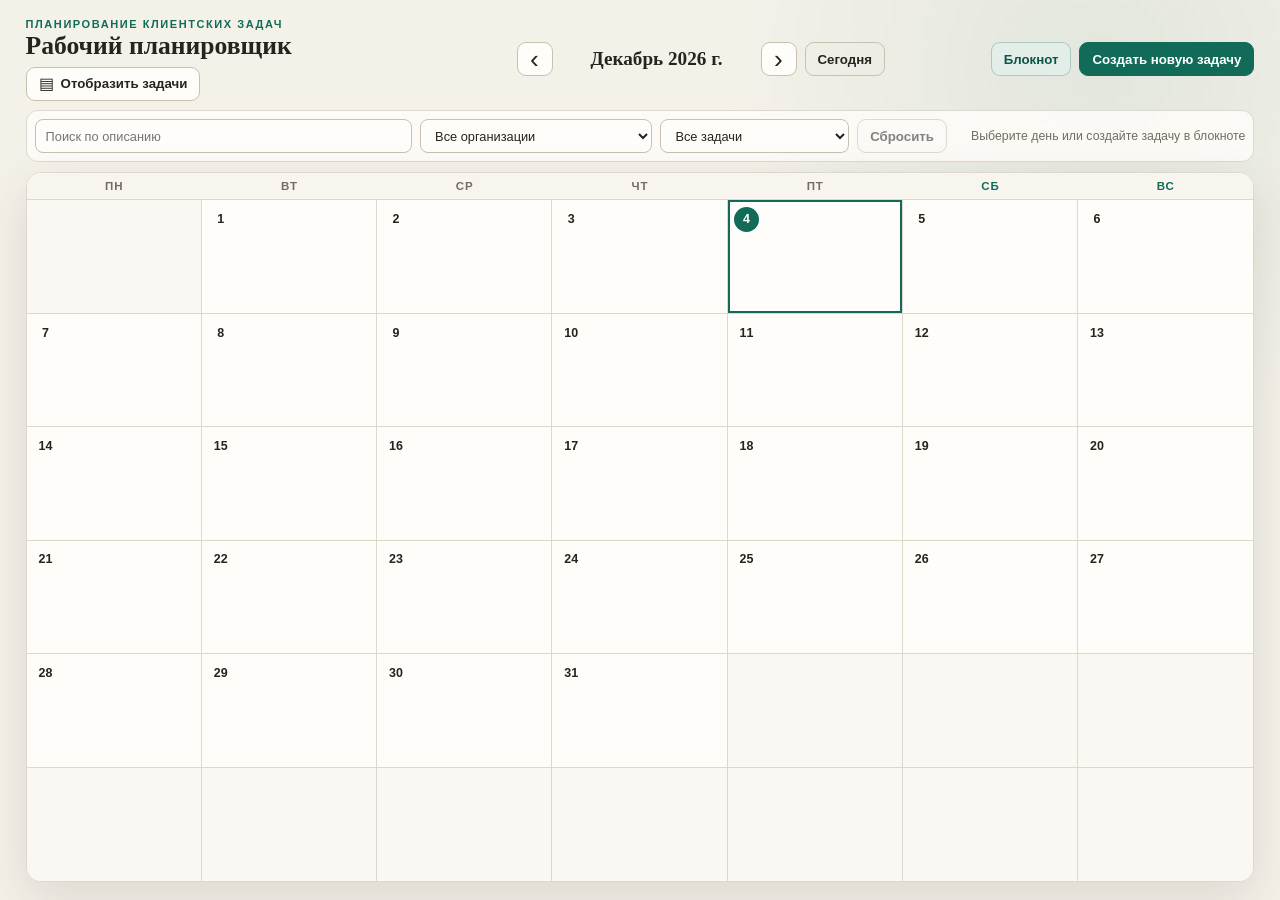
<file: index.html>
<!doctype html>
<html lang="ru">
<head>
  <meta charset="UTF-8">
  <meta name="viewport" content="width=device-width, initial-scale=1.0">
  <meta name="color-scheme" content="light">
  <title>Рабочий планировщик</title>
  <link rel="stylesheet" href="styles.css">
  <script src="app.js" defer></script>
</head>
<body>
  <div class="app-shell" id="app" data-app-state="loading">
    <header class="app-header">
      <div class="brand">
        <p class="brand__eyebrow">Планирование клиентских задач</p>
        <h1 class="brand__title">Рабочий планировщик</h1>
        <div class="brand__view-toggle">
          <button class="button button--view-toggle" id="displayTasksButton" type="button"
                  aria-pressed="false">
            <span class="button--view-toggle__icon" aria-hidden="true">▤</span>
            <span id="displayTasksButtonLabel">Отобразить задачи</span>
          </button>
        </div>
      </div>

      <div class="month-navigation" aria-label="Навигация по календарю">
        <button class="icon-button" id="previousMonthButton" type="button" aria-label="Предыдущий месяц">‹</button>
        <h2 class="month-navigation__title" id="monthTitle" aria-live="polite"></h2>
        <button class="icon-button" id="nextMonthButton" type="button" aria-label="Следующий месяц">›</button>
        <button class="button button--quiet" id="todayButton" type="button">Сегодня</button>
      </div>

      <div class="header-actions">
        <button class="button button--secondary" id="notebookButton" type="button">Блокнот</button>
        <button class="button button--primary" id="createTaskButton" type="button">Создать новую задачу</button>
      </div>

    </header>

    <section class="toolbar" aria-label="Поиск и фильтры">
      <label class="field field--search">
        <span class="visually-hidden">Поиск по описанию</span>
        <input id="searchInput" type="search" placeholder="Поиск по описанию" autocomplete="off" disabled>
      </label>
      <label class="field">
        <span class="visually-hidden">Организация</span>
        <select id="organizationFilter" disabled>
          <option value="">Все организации</option>
        </select>
      </label>
      <label class="field">
        <span class="visually-hidden">Статус</span>
        <select id="statusFilter" disabled>
          <option value="all">Все задачи</option>
          <option value="incomplete">☐ Невыполненные</option>
          <option value="completed">☑ Выполненные</option>
        </select>
      </label>
      <button class="button button--quiet" id="resetFiltersButton" type="button" disabled>Сбросить</button>
      <p class="toolbar__hint" id="calendarHint">Выберите день или создайте задачу в блокноте</p>
    </section>

    <main class="app-main" id="appMain">
      <aside class="day-sidebar" id="daySidebar" aria-labelledby="daySidebarTitle" hidden>
        <header class="day-sidebar__header">
          <div>
            <p class="day-dialog__eyebrow" id="daySidebarEyebrow">Задачи на день</p>
            <h2 id="daySidebarTitle">Выберите день</h2>
          </div>
        </header>
        <div class="day-sidebar__actions">
          <button class="button button--primary" id="createSidebarTaskButton" type="button" disabled>
            Создать задачу
          </button>
        </div>
        <div class="day-task-list day-sidebar__task-list" id="daySidebarTaskList">
          <p class="day-task-empty">Выберите день в календаре</p>
        </div>
      </aside>

      <section class="calendar-panel" id="calendarPanel" aria-labelledby="monthTitle">
        <div class="weekday-row" aria-hidden="true">
          <span>Пн</span><span>Вт</span><span>Ср</span><span>Чт</span><span>Пт</span><span>Сб</span><span>Вс</span>
        </div>
        <div class="calendar-grid" id="calendarGrid"></div>
      </section>

      <section class="blocking-state" id="storageError" role="alert" aria-live="assertive" hidden>
        <div class="blocking-state__mark" aria-hidden="true">!</div>
        <div class="blocking-state__content">
          <h2 id="storageErrorTitle">Не удалось прочитать локальные данные</h2>
          <p id="storageErrorText">Данные не были изменены.</p>
          <div class="blocking-state__actions">
            <button class="button button--primary" id="retryStorageButton" type="button">Повторить чтение</button>
            <button class="button button--danger" id="clearStorageButton" type="button">Очистить локальные данные</button>
          </div>
        </div>
      </section>
    </main>

    <div class="toast" id="toast" role="status" aria-live="polite" hidden></div>
  </div>

  <dialog class="day-dialog" id="dayDialog" aria-labelledby="dayDialogTitle">
    <div class="day-dialog__content">
      <header class="day-dialog__header">
        <div>
          <p class="day-dialog__eyebrow">Задачи на день</p>
          <h2 id="dayDialogTitle"></h2>
        </div>
        <button class="icon-button day-dialog__close" id="closeDayDialogButton" type="button"
                aria-label="Закрыть окно">×</button>
      </header>
      <div class="day-dialog__actions">
        <button class="button button--primary" id="createDayTaskButton" type="button">Создать задачу</button>
      </div>
      <div class="day-task-list" id="dayTaskList"></div>
    </div>
  </dialog>

  <dialog class="task-form-dialog" id="taskFormDialog" aria-labelledby="taskFormTitle">
    <form class="task-form" id="taskForm" novalidate>
      <header class="task-form__header">
        <div>
          <p class="day-dialog__eyebrow" id="taskFormModeLabel">Новая задача</p>
          <h2 id="taskFormTitle">Создать задачу</h2>
        </div>
        <button class="icon-button" id="closeTaskFormButton" type="button" aria-label="Закрыть">×</button>
      </header>

      <div class="task-form__body">
        <div class="form-group">
          <label for="organizationInput">Организации</label>
          <div class="organization-tags" id="organizationTags" aria-live="polite"></div>
          <div class="organization-entry">
            <input id="organizationInput" type="text" maxlength="100" list="organizationSuggestions"
                   autocomplete="off" placeholder="Введите название и нажмите Enter">
            <button class="button button--quiet" id="addOrganizationButton" type="button">Добавить</button>
          </div>
          <datalist id="organizationSuggestions"></datalist>
          <p class="form-help">До 5 организаций. Для общей задачи добавьте несколько.</p>
          <p class="form-error" id="organizationError" role="alert" hidden></p>
        </div>

        <div class="form-group form-group--date">
          <label for="taskDateInput">Дата</label>
          <div class="date-entry">
            <input id="taskDateInput" type="date">
            <button class="button button--quiet" id="clearTaskDateButton" type="button">Без даты</button>
          </div>
          <p class="form-help" id="dateHelp">Без даты задача будет сохранена в блокноте.</p>
          <p class="form-error" id="dateError" role="alert" hidden></p>
        </div>

        <div class="form-group">
          <div class="form-label-row">
            <label for="taskDescriptionInput">Описание задачи</label>
            <span id="descriptionCounter">0 / 3000</span>
          </div>
          <textarea id="taskDescriptionInput" rows="7" maxlength="3000"
                    placeholder="Опишите, что нужно сделать"></textarea>
          <p class="form-error" id="descriptionError" role="alert" hidden></p>
        </div>

        <p class="form-error form-error--summary" id="taskFormError" role="alert" hidden></p>
      </div>

      <footer class="task-form__footer">
        <button class="button" id="cancelTaskFormButton" type="button">Отмена</button>
        <button class="button button--primary" id="saveTaskButton" type="submit">Сохранить</button>
      </footer>
    </form>
  </dialog>

  <dialog class="notebook-dialog" id="notebookDialog" aria-labelledby="notebookDialogTitle">
    <div class="notebook-dialog__content">
      <header class="notebook-dialog__header">
        <div>
          <p class="day-dialog__eyebrow">Задачи без даты</p>
          <h2 id="notebookDialogTitle">Блокнот</h2>
        </div>
        <button class="icon-button" id="closeNotebookButton" type="button" aria-label="Закрыть">×</button>
      </header>
      <div class="notebook-list" id="notebookList"></div>
    </div>
  </dialog>

  <dialog class="organization-edit-dialog" id="organizationEditDialog" aria-labelledby="organizationEditTitle">
    <form class="organization-edit-form" id="organizationEditForm" novalidate>
      <header class="task-form__header">
        <div>
          <p class="day-dialog__eyebrow">Организация</p>
          <h2 id="organizationEditTitle">Изменить организацию</h2>
        </div>
        <button class="icon-button" id="closeOrganizationEditButton" type="button" aria-label="Закрыть">×</button>
      </header>
      <div class="organization-edit-form__body">
        <div class="form-group">
          <label for="organizationEditNameInput">Название организации</label>
          <input id="organizationEditNameInput" type="text" maxlength="100" autocomplete="off">
          <p class="form-help">Новое название появится во всех связанных задачах. Связь организации с задачами сохранится.</p>
          <p class="form-error" id="organizationEditError" role="alert" hidden></p>
        </div>
      </div>
      <footer class="task-form__footer">
        <button class="button" id="cancelOrganizationEditButton" type="button">Отмена</button>
        <button class="button button--primary" type="submit">Сохранить</button>
      </footer>
    </form>
  </dialog>

  <dialog class="transfer-dialog" id="transferDialog" aria-labelledby="transferDialogTitle">
    <div class="dialog__content">
      <h2 id="transferDialogTitle">Перенести задачу</h2>
      <p id="transferTaskLabel"></p>
      <div class="form-group">
        <label for="transferDateInput">Новая дата</label>
        <input id="transferDateInput" type="date">
        <p class="form-help" id="transferDateHelp"></p>
        <p class="form-error" id="transferDateError" role="alert" hidden></p>
      </div>
      <div class="dialog__actions">
        <button class="button" id="cancelTransferButton" type="button">Отмена</button>
        <button class="button button--primary" id="confirmTransferButton" type="button">Перенести</button>
      </div>
    </div>
  </dialog>

  <dialog class="unsaved-dialog" id="unsavedDialog" aria-labelledby="unsavedDialogTitle">
    <div class="dialog__content">
      <h2 id="unsavedDialogTitle">Есть несохранённые изменения</h2>
      <p>Сохранить изменения перед закрытием формы?</p>
      <div class="dialog__actions dialog__actions--three">
        <button class="button" id="cancelUnsavedButton" type="button">Отмена</button>
        <button class="button" id="discardUnsavedButton" type="button">Не сохранять</button>
        <button class="button button--primary" id="saveUnsavedButton" type="button">Сохранить</button>
      </div>
    </div>
  </dialog>

  <dialog class="confirm-action-dialog" id="confirmActionDialog" aria-labelledby="confirmActionTitle">
    <div class="dialog__content">
      <h2 id="confirmActionTitle">Подтвердите действие</h2>
      <p id="confirmActionText"></p>
      <div class="dialog__actions">
        <button class="button" id="cancelActionButton" type="button">Отмена</button>
        <button class="button button--danger" id="confirmActionButton" type="button">Подтвердить</button>
      </div>
    </div>
  </dialog>

  <dialog class="dialog" id="clearStorageDialog" aria-labelledby="clearStorageDialogTitle">
    <form method="dialog" class="dialog__content">
      <h2 id="clearStorageDialogTitle">Очистить повреждённые данные?</h2>
      <p>Повреждённые локальные данные будут удалены без возможности восстановления.</p>
      <div class="dialog__actions">
        <button class="button" value="cancel" autofocus>Отмена</button>
        <button class="button button--danger" id="confirmClearStorageButton" value="confirm">Удалить данные</button>
      </div>
    </form>
  </dialog>

  <noscript>
    <p class="noscript-message">Для работы планировщика необходимо включить JavaScript.</p>
  </noscript>
</body>
</html>
</file>
<file: styles.css>
:root {
  color-scheme: light;
  --page: #f4f1e9;
  --surface: #fffdf9;
  --surface-soft: #f8f5ee;
  --ink: #25241f;
  --muted: #736d62;
  --line: #ded8cc;
  --line-strong: #c9c0b1;
  --green: #126b59;
  --green-dark: #0b5648;
  --green-soft: #e4eee8;
  --gold: #bd8b37;
  --gold-soft: #f4ead4;
  --danger: #a3423c;
  --danger-soft: #f7e7e4;
  --shadow: 0 18px 50px rgba(62, 55, 44, 0.13);
  font-family: Inter, "Segoe UI", Arial, sans-serif;
  font-synthesis: none;
}

* {
  box-sizing: border-box;
}

html,
body {
  width: 100%;
  height: 100%;
  margin: 0;
  overflow: hidden;
}

body {
  min-width: 680px;
  background:
    radial-gradient(circle at 86% 8%, rgba(18, 107, 89, 0.08), transparent 24rem),
    var(--page);
  color: var(--ink);
}

button,
input,
textarea,
select {
  font: inherit;
}

button,
select {
  cursor: pointer;
}

button:focus-visible,
input:focus-visible,
textarea:focus-visible,
select:focus-visible {
  outline: 3px solid rgba(18, 107, 89, 0.42);
  outline-offset: 2px;
}

button:disabled,
input:disabled,
select:disabled {
  cursor: not-allowed;
  opacity: 0.56;
}

[hidden] {
  display: none !important;
}

.visually-hidden {
  position: absolute;
  width: 1px;
  height: 1px;
  padding: 0;
  margin: -1px;
  overflow: hidden;
  clip: rect(0, 0, 0, 0);
  white-space: nowrap;
  border: 0;
}

.app-shell {
  display: grid;
  grid-template-rows: auto auto minmax(0, 1fr);
  gap: clamp(8px, 1.1vh, 13px);
  width: 100%;
  height: 100dvh;
  padding: clamp(12px, 2vh, 22px) clamp(14px, 2vw, 32px);
}

.app-header {
  grid-row: 1;
  display: grid;
  grid-template-columns: minmax(210px, 0.85fr) minmax(360px, 1.2fr) auto;
  grid-template-areas: "brand navigation actions";
  gap: 7px 18px;
  align-items: center;
}

.brand {
  grid-area: brand;
  min-width: 0;
}

.brand__eyebrow,
.day-dialog__eyebrow {
  margin: 0 0 3px;
  color: var(--green);
  font-size: 0.69rem;
  font-weight: 800;
  letter-spacing: 0.14em;
  text-transform: uppercase;
}

.brand__title {
  margin: 0;
  font-family: Georgia, "Times New Roman", serif;
  font-size: clamp(1.45rem, 2vw, 2.15rem);
  line-height: 1;
}

.brand__view-toggle {
  margin-top: 8px;
}

.button--view-toggle {
  display: inline-flex;
  align-items: center;
  gap: 7px;
  border-color: var(--line-strong);
  background: rgba(255, 255, 255, 0.58);
  color: var(--muted);
}

.button--view-toggle:not(:disabled):hover {
  border-color: rgba(18, 107, 89, 0.45);
  background: var(--green-soft);
  color: var(--green-dark);
}

.button--view-toggle[aria-pressed="true"] {
  border-color: rgba(18, 107, 89, 0.4);
  background: var(--green-soft);
  color: var(--green-dark);
}

.button--view-toggle[aria-pressed="true"]:not(:disabled):hover {
  border-color: var(--green);
  background: #d8e9e2;
  color: var(--green-dark);
}

.button--view-toggle__icon {
  font-size: 1rem;
  line-height: 1;
}

.month-navigation {
  grid-area: navigation;
  display: flex;
  align-items: center;
  justify-content: center;
  gap: 8px;
  min-width: 0;
}

.month-navigation__title {
  width: clamp(158px, 15vw, 220px);
  margin: 0;
  overflow: hidden;
  font-family: Georgia, "Times New Roman", serif;
  font-size: clamp(1.1rem, 1.5vw, 1.5rem);
  line-height: 1.15;
  text-align: center;
  text-overflow: ellipsis;
  white-space: nowrap;
}

.header-actions {
  grid-area: actions;
  display: flex;
  justify-content: flex-end;
  gap: 8px;
}

.button,
.icon-button {
  min-height: 34px;
  border: 1px solid var(--line-strong);
  border-radius: 9px;
  background: var(--surface);
  color: var(--ink);
  transition: background 120ms ease, border-color 120ms ease, transform 120ms ease;
}

.button {
  padding: 6px 12px;
  font-size: 0.83rem;
  font-weight: 650;
  white-space: nowrap;
}

.icon-button {
  display: inline-grid;
  place-items: center;
  width: 36px;
  padding: 0;
  font-size: 1.65rem;
  line-height: 1;
}

.button:not(:disabled):hover,
.icon-button:not(:disabled):hover {
  border-color: var(--green);
  background: var(--green-soft);
}

.button:not(:disabled):active,
.icon-button:not(:disabled):active {
  transform: translateY(1px);
}

.button--primary {
  border-color: var(--green);
  background: var(--green);
  color: #fff;
}

.button--primary:not(:disabled):hover {
  background: var(--green-dark);
  color: #fff;
}

.button--secondary {
  border-color: rgba(18, 107, 89, 0.28);
  background: var(--green-soft);
  color: var(--green-dark);
}

.button--quiet {
  background: transparent;
}

.button--danger {
  border-color: var(--danger);
  background: var(--danger);
  color: #fff;
}

.toolbar {
  grid-row: 2;
  display: grid;
  grid-template-columns: minmax(180px, 1.3fr) minmax(155px, 0.8fr) minmax(135px, 0.65fr) auto minmax(190px, 1fr);
  gap: 8px;
  align-items: center;
  min-width: 0;
  padding: 8px;
  border: 1px solid var(--line);
  border-radius: 12px;
  background: rgba(255, 253, 249, 0.85);
}

.field {
  min-width: 0;
}

.field input,
.field select {
  width: 100%;
  height: 34px;
  min-width: 0;
  border: 1px solid var(--line-strong);
  border-radius: 8px;
  background: var(--surface);
  color: var(--ink);
  padding: 6px 10px;
  font-size: 0.8rem;
}

.toolbar__hint {
  margin: 0;
  overflow: hidden;
  color: var(--muted);
  font-size: 0.77rem;
  text-align: right;
  text-overflow: ellipsis;
  white-space: nowrap;
}

.app-main {
  grid-row: 3;
  display: grid;
  grid-template-columns: minmax(0, 1fr);
  gap: 10px;
  height: 100%;
  min-height: 0;
}

.app-main--with-day-panel {
  grid-template-columns: clamp(300px, 27vw, 400px) minmax(0, 1fr);
}

.day-sidebar {
  display: grid;
  grid-template-rows: auto auto minmax(0, 1fr);
  min-width: 0;
  min-height: 0;
  overflow: hidden;
  border: 1px solid var(--line);
  border-radius: 15px;
  background: var(--surface);
  box-shadow: var(--shadow);
}

.day-sidebar__header {
  padding: 15px 16px 11px;
  border-bottom: 1px solid var(--line);
}

.day-sidebar__header h2 {
  margin: 0;
  overflow: hidden;
  font-family: Georgia, "Times New Roman", serif;
  font-size: 1.15rem;
  text-overflow: ellipsis;
  white-space: nowrap;
}

.day-sidebar__actions {
  display: flex;
  justify-content: flex-end;
  padding: 8px 12px;
  background: var(--surface-soft);
}

.day-sidebar__task-list {
  min-height: 0;
  padding: 10px 12px 14px;
}

.day-sidebar .day-task-card {
  padding: 9px 10px;
}

.day-sidebar .day-task-card__actions {
  justify-content: flex-start;
}

.day-task-month-group {
  padding: 10px;
  border: 1px solid var(--line);
  border-radius: 12px;
  background: var(--surface-soft);
}

.day-task-month-group + .day-task-month-group {
  margin-top: 12px;
}

.day-task-month-group--current {
  border-color: rgba(18, 107, 89, 0.55);
  background: var(--green-soft);
  box-shadow: inset 3px 0 var(--green);
}

.day-task-month-heading {
  margin: 0 0 8px;
  padding: 1px 2px 7px;
  border-bottom: 1px solid var(--line);
  color: var(--muted);
  font-family: Georgia, "Times New Roman", serif;
  font-size: 0.92rem;
  font-weight: 700;
}

.day-task-month-group--current .day-task-month-heading {
  border-bottom-color: var(--green);
  color: var(--green-dark);
}

.filter-empty-state {
  display: grid;
  justify-items: center;
  gap: 9px;
  min-height: 120px;
  padding: 24px 14px;
  color: var(--muted);
  text-align: center;
}

.filter-empty-state p {
  margin: 0;
}

.calendar-panel {
  display: grid;
  grid-template-rows: auto minmax(0, 1fr);
  height: 100%;
  min-height: 0;
  overflow: hidden;
  border: 1px solid var(--line);
  border-radius: 15px;
  background: var(--surface);
  box-shadow: var(--shadow);
}

.weekday-row,
.calendar-grid {
  display: grid;
  grid-template-columns: repeat(7, minmax(0, 1fr));
}

.weekday-row {
  border-bottom: 1px solid var(--line);
  background: var(--surface-soft);
}

.weekday-row span {
  padding: 7px 5px;
  color: var(--muted);
  font-size: 0.72rem;
  font-weight: 800;
  letter-spacing: 0.08em;
  text-align: center;
  text-transform: uppercase;
}

.weekday-row span:nth-last-child(-n + 2) {
  color: var(--green);
}

.calendar-grid {
  grid-template-rows: repeat(6, minmax(0, 1fr));
  min-height: 0;
  overflow: hidden;
}

.calendar-day,
.calendar-day--outside {
  min-width: 0;
  min-height: 0;
  border: 0;
  border-right: 1px solid var(--line);
  border-bottom: 1px solid var(--line);
  background: transparent;
}

.calendar-day:nth-child(7n),
.calendar-day--outside:nth-child(7n) {
  border-right: 0;
}

.calendar-day:nth-last-child(-n + 7),
.calendar-day--outside:nth-last-child(-n + 7) {
  border-bottom: 0;
}

.calendar-day {
  display: flex;
  flex-direction: column;
  gap: 3px;
  overflow: hidden;
  padding: clamp(5px, 0.7vh, 8px);
  color: var(--ink);
  text-align: left;
}

.calendar-day:hover {
  background: var(--surface-soft);
}

.calendar-day--outside {
  background: #faf8f3;
}

.calendar-day--today {
  box-shadow: inset 0 0 0 2px var(--green);
}

.calendar-day--selected {
  background: var(--green-soft);
}

.calendar-day__top {
  display: flex;
  align-items: center;
  justify-content: space-between;
  gap: 6px;
}

.calendar-day__number {
  display: inline-grid;
  place-items: center;
  width: 25px;
  height: 25px;
  border-radius: 50%;
  font-size: 0.78rem;
  font-weight: 800;
}

.calendar-day--today .calendar-day__number {
  background: var(--green);
  color: #fff;
}

.calendar-day__count {
  padding: 2px 6px;
  border-radius: 999px;
  background: var(--gold-soft);
  color: #76521d;
  font-size: 0.67rem;
  font-weight: 800;
  white-space: nowrap;
}

.calendar-day__organizations {
  display: grid;
  gap: 2px;
  min-height: 0;
  overflow: hidden;
}

.calendar-day__organization {
  overflow: hidden;
  color: var(--muted);
  font-size: clamp(0.63rem, 0.72vw, 0.76rem);
  line-height: 1.2;
  text-overflow: ellipsis;
  white-space: nowrap;
}

.calendar-day__organization::before {
  content: "• ";
  color: var(--green);
}

.calendar-day__organization--completed {
  color: var(--muted);
  opacity: 0.65;
  text-decoration: line-through;
  text-decoration-thickness: 1px;
}

.calendar-day__organization--completed::before {
  color: var(--line-strong);
}

.day-dialog,
.dialog,
.task-form-dialog,
.notebook-dialog,
.organization-edit-dialog,
.confirm-action-dialog,
.transfer-dialog,
.unsaved-dialog {
  padding: 0;
  border: 0;
  border-radius: 16px;
  background: var(--surface);
  color: var(--ink);
  box-shadow: 0 24px 80px rgba(28, 27, 24, 0.3);
}

.day-dialog {
  width: min(650px, calc(100vw - 40px));
  max-height: min(78vh, 700px);
}

.day-dialog::backdrop,
.dialog::backdrop,
.task-form-dialog::backdrop,
.notebook-dialog::backdrop,
.organization-edit-dialog::backdrop,
.confirm-action-dialog::backdrop,
.transfer-dialog::backdrop,
.unsaved-dialog::backdrop {
  background: rgba(37, 36, 31, 0.38);
  backdrop-filter: blur(2px);
}

.day-dialog__content {
  display: grid;
  grid-template-rows: auto auto minmax(80px, 1fr);
  max-height: min(78vh, 700px);
}

.day-dialog__header {
  display: flex;
  align-items: flex-start;
  justify-content: space-between;
  gap: 18px;
  padding: 20px 20px 12px;
  border-bottom: 1px solid var(--line);
}

.day-dialog__header h2,
.dialog__content h2 {
  margin: 0;
  font-family: Georgia, "Times New Roman", serif;
  font-size: 1.45rem;
}

.day-dialog__close {
  flex: 0 0 auto;
  font-size: 1.35rem;
}

.day-dialog__actions {
  display: flex;
  justify-content: flex-end;
  padding: 10px 20px;
  background: var(--surface-soft);
}

.day-task-list {
  min-height: 80px;
  padding: 12px 20px 20px;
  overflow-y: auto;
}

.day-task-empty {
  display: grid;
  place-items: center;
  min-height: 100px;
  margin: 0;
  color: var(--muted);
  text-align: center;
}

.day-task-card {
  display: grid;
  grid-template-columns: minmax(0, 1fr) auto;
  gap: 5px 14px;
  padding: 11px 12px;
  border: 1px solid var(--line);
  border-left: 4px solid var(--green);
  border-radius: 10px;
  background: var(--surface);
}

.day-task-card--completed {
  border-left-color: var(--line-strong);
  background: #f5f2eb;
  opacity: 0.72;
}

.day-task-card--completed .day-task-card__summary-title,
.day-task-card--completed .day-task-card__summary-excerpt,
.day-task-card--completed .day-task-card__description {
  color: var(--muted);
  text-decoration: line-through;
  text-decoration-thickness: 1px;
}

.day-task-card--auto-carried {
  border-color: #d8bd78;
  border-left-color: var(--gold);
  background: var(--gold-soft);
}

.day-task-card:not(.day-task-card--expanded):not(.day-task-card--auto-carried) {
  border-left-color: var(--line-strong);
}

.day-task-card--expanded {
  border-color: rgba(18, 107, 89, 0.72);
  border-left-color: var(--green);
  background: #f1f7f4;
  box-shadow: 0 8px 22px rgba(18, 75, 63, 0.14);
  opacity: 1;
}

.day-task-card--expanded .day-task-card__summary-title {
  color: var(--green-dark);
}

.day-task-card__summary {
  grid-column: 1 / -1;
  display: grid;
  grid-template-columns: minmax(0, 1fr) auto;
  gap: 4px 8px;
  width: 100%;
}

.day-task-card__summary-toggle {
  display: grid;
  gap: 4px;
  min-width: 0;
  padding: 0;
  border: 0;
  background: transparent;
  color: var(--ink);
  text-align: left;
  cursor: pointer;
}

.day-task-card__summary-title {
  overflow: hidden;
  font-size: 0.86rem;
  font-weight: 800;
  text-overflow: ellipsis;
  white-space: nowrap;
}

.day-task-card__summary-excerpt {
  overflow: hidden;
  color: var(--muted);
  font-size: 0.76rem;
  text-overflow: ellipsis;
  white-space: nowrap;
}

.day-task-card__summary-date {
  color: var(--green-dark);
  font-size: 0.68rem;
  font-weight: 700;
  letter-spacing: 0.02em;
}

.day-task-card__summary-checkbox {
  grid-row: 1 / span 2;
  grid-column: 2;
  display: inline-flex;
  align-self: center;
  align-items: center;
  justify-content: center;
  min-width: 36px;
  min-height: 36px;
  cursor: pointer;
}

.day-task-card__summary-checkbox input {
  width: 18px;
  height: 18px;
  margin: 0;
  accent-color: var(--green);
}

.day-task-card__markers {
  grid-column: 1 / -1;
  display: flex;
  flex-wrap: wrap;
  gap: 5px;
}

.task-marker {
  display: inline-flex;
  align-items: center;
  gap: 3px;
  padding: 2px 6px;
  border: 1px solid var(--line-strong);
  border-radius: 999px;
  color: var(--muted);
  font-size: 0.66rem;
  font-weight: 800;
}

.task-marker--edited {
  border-color: #d9bd75;
  background: #fff8e6;
  color: #755719;
}

.task-marker--carried {
  border-color: #c9a750;
  background: #fff8e7;
  color: #594313;
}

.day-task-card__details {
  grid-column: 1 / -1;
  display: grid;
  grid-template-columns: minmax(0, 1fr) auto;
  gap: 7px 12px;
  padding-top: 8px;
  border-top: 1px solid var(--line);
}

.day-task-card__date {
  margin: 0;
  color: var(--muted);
  font-size: 0.72rem;
}

.day-task-card + .day-task-card {
  margin-top: 8px;
}

.day-task-card__title,
.day-task-card__description {
  margin: 0;
  overflow-wrap: anywhere;
}

.day-task-card__title {
  font-size: 0.86rem;
  font-weight: 800;
}

.day-task-card__description {
  grid-column: 1 / -1;
  color: var(--muted);
  font-size: 0.8rem;
  line-height: 1.4;
  white-space: pre-wrap;
}

.day-task-card__status {
  color: var(--muted);
  font-size: 0.72rem;
}

.day-task-card__organizations,
.notebook-card__organizations {
  grid-column: 1 / -1;
  display: flex;
  flex-wrap: wrap;
  gap: 5px;
}

.organization-chip {
  display: inline-flex;
  align-items: center;
  min-width: 0;
  max-width: 100%;
  padding: 3px 7px;
  border-radius: 999px;
  background: var(--green-soft);
  color: var(--green-dark);
  font-size: 0.7rem;
  font-weight: 700;
}

.organization-chip--editable {
  position: relative;
  border: 0;
  font-family: inherit;
  cursor: pointer;
  user-select: none;
}

.organization-chip--editable:hover,
.organization-chip--editable:focus-visible {
  background: #d5e7df;
  outline: 1px solid rgba(18, 107, 89, 0.42);
  outline-offset: 1px;
}

.day-task-card__actions {
  grid-column: 1 / -1;
  display: flex;
  flex-wrap: wrap;
  justify-content: flex-end;
  gap: 6px;
  padding-top: 4px;
}

.day-task-card__order-hint {
  flex: 1 1 100%;
  color: var(--muted);
  font-size: 0.7rem;
  line-height: 1.3;
}

.day-task-card__order-actions {
  display: inline-flex;
  gap: 5px;
  margin-right: auto;
}

.task-icon-button {
  position: relative;
  display: inline-grid;
  place-items: center;
  width: 34px;
  min-width: 34px;
  min-height: 34px;
  padding: 0;
  border-color: transparent;
  border-radius: 8px;
  background: transparent;
  color: var(--muted);
  font-size: 1rem;
  line-height: 1;
}

.task-icon-button:not(:disabled):hover,
.task-icon-button:focus-visible {
  border-color: rgba(18, 107, 89, 0.28);
  background: var(--green-soft);
  color: var(--green-dark);
}

.task-icon-button--danger:not(:disabled):hover,
.task-icon-button--danger:focus-visible {
  border-color: rgba(153, 59, 59, 0.3);
  background: var(--danger-soft);
  color: var(--danger);
}

.task-icon-button::after,
.organization-chip--editable::after {
  content: attr(data-tooltip);
  position: absolute;
  left: 50%;
  bottom: calc(100% + 7px);
  z-index: 8;
  width: max-content;
  max-width: 190px;
  padding: 5px 7px;
  border-radius: 6px;
  background: var(--ink);
  color: #fff;
  font-family: Arial, sans-serif;
  font-size: 0.68rem;
  font-weight: 600;
  line-height: 1.2;
  opacity: 0;
  pointer-events: none;
  transform: translate(-50%, 3px);
  visibility: hidden;
  white-space: nowrap;
}

.task-icon-button:hover::after,
.task-icon-button:focus-visible::after,
.organization-chip--editable:hover::after,
.organization-chip--editable:focus-visible::after {
  opacity: 1;
  transform: translate(-50%, 0);
  visibility: visible;
}

.task-form-dialog {
  width: min(620px, calc(100vw - 36px));
  max-height: min(88vh, 760px);
}

.task-form {
  display: grid;
  grid-template-rows: auto minmax(0, 1fr) auto;
  max-height: min(88vh, 760px);
}

.task-form__header,
.notebook-dialog__header {
  display: flex;
  align-items: flex-start;
  justify-content: space-between;
  gap: 16px;
  padding: 18px 20px 13px;
  border-bottom: 1px solid var(--line);
}

.task-form__header h2,
.notebook-dialog__header h2 {
  margin: 0;
  font-family: Georgia, "Times New Roman", serif;
  font-size: 1.45rem;
}

.organization-edit-dialog {
  width: min(520px, calc(100vw - 36px));
}

.organization-edit-form {
  display: grid;
  grid-template-rows: auto minmax(0, 1fr) auto;
}

.organization-edit-form__body {
  padding: 18px 20px 4px;
}

.organization-edit-form__body input {
  width: 100%;
  height: 40px;
  padding: 7px 10px;
  border: 1px solid var(--line-strong);
  border-radius: 8px;
  background: #fff;
  color: var(--ink);
  font: inherit;
}

.organization-edit-form__body input:focus {
  border-color: var(--green);
  outline: 2px solid rgba(18, 107, 89, 0.15);
  outline-offset: 1px;
}

.task-form__body {
  display: grid;
  gap: 16px;
  padding: 17px 20px;
  overflow-y: auto;
}

.task-form__footer {
  display: flex;
  justify-content: flex-end;
  gap: 8px;
  padding: 12px 20px;
  border-top: 1px solid var(--line);
  background: var(--surface-soft);
}

.form-group {
  min-width: 0;
}

.form-group > label,
.form-label-row label {
  display: block;
  margin-bottom: 7px;
  font-size: 0.78rem;
  font-weight: 800;
}

.form-label-row {
  display: flex;
  align-items: baseline;
  justify-content: space-between;
  gap: 12px;
}

.form-label-row span,
.form-help {
  color: var(--muted);
  font-size: 0.7rem;
}

.form-help,
.form-error {
  margin: 6px 0 0;
}

.form-error {
  color: var(--danger);
  font-size: 0.73rem;
  font-weight: 700;
}

.form-error--summary {
  padding: 8px 10px;
  border-radius: 8px;
  background: var(--danger-soft);
}

.organization-entry,
.date-entry {
  display: flex;
  gap: 7px;
}

.organization-entry input,
.date-entry input,
.task-form textarea {
  width: 100%;
  min-width: 0;
  border: 1px solid var(--line-strong);
  border-radius: 9px;
  background: #fff;
  color: var(--ink);
}

.organization-entry input,
.date-entry input {
  height: 36px;
  padding: 6px 10px;
}

.task-form textarea {
  min-height: 125px;
  padding: 10px 11px;
  line-height: 1.45;
  resize: vertical;
}

.organization-tags {
  display: flex;
  flex-wrap: wrap;
  gap: 6px;
  min-height: 0;
  margin-bottom: 7px;
}

.organization-tag {
  display: inline-flex;
  align-items: center;
  gap: 5px;
  max-width: 100%;
  padding: 4px 5px 4px 9px;
  border: 1px solid rgba(18, 107, 89, 0.25);
  border-radius: 999px;
  background: var(--green-soft);
  color: var(--green-dark);
  font-size: 0.73rem;
  font-weight: 750;
}

.organization-tag__name {
  overflow: hidden;
  text-overflow: ellipsis;
  white-space: nowrap;
}

.organization-tag__remove {
  display: inline-grid;
  place-items: center;
  width: 22px;
  height: 22px;
  padding: 0;
  border: 0;
  border-radius: 50%;
  background: transparent;
  color: var(--green-dark);
  cursor: pointer;
}

.organization-tag__remove:hover {
  background: rgba(18, 107, 89, 0.12);
}

.notebook-dialog {
  width: min(790px, calc(100vw - 36px));
  max-height: min(84vh, 760px);
}

.notebook-dialog__content {
  display: grid;
  grid-template-rows: auto minmax(120px, 1fr);
  max-height: min(84vh, 760px);
}

.notebook-list {
  min-height: 120px;
  padding: 14px 18px 20px;
  overflow-y: auto;
}

.notebook-empty {
  display: grid;
  place-items: center;
  min-height: 190px;
  margin: 0;
  color: var(--muted);
  text-align: center;
}

.notebook-card {
  display: grid;
  grid-template-columns: minmax(0, 1fr) auto;
  gap: 7px 12px;
  padding: 12px 14px;
  border: 1px solid var(--line);
  border-left: 4px solid var(--gold);
  border-radius: 11px;
  background: #fff;
}

.notebook-card + .notebook-card {
  margin-top: 9px;
}

.notebook-card__title,
.notebook-card__description {
  margin: 0;
  overflow-wrap: anywhere;
}

.notebook-card__title {
  font-size: 0.9rem;
}

.notebook-card__description {
  grid-column: 1 / -1;
  color: var(--muted);
  font-size: 0.8rem;
  line-height: 1.45;
  white-space: pre-wrap;
}

.notebook-card__actions {
  grid-column: 1 / -1;
  display: flex;
  flex-wrap: wrap;
  justify-content: flex-end;
  gap: 6px;
  padding-top: 3px;
}

.notebook-card__actions .button,
.day-task-card__actions .button {
  min-height: 30px;
  padding: 4px 9px;
  font-size: 0.73rem;
}

.day-task-card__actions .task-icon-button,
.notebook-card__actions .task-icon-button {
  min-height: 34px;
  padding: 0;
  font-size: 1rem;
}

.confirm-action-dialog {
  width: min(470px, calc(100vw - 36px));
}

.transfer-dialog,
.unsaved-dialog {
  width: min(500px, calc(100vw - 36px));
}

.transfer-dialog input[type="date"] {
  width: 100%;
  height: 38px;
  margin-top: 2px;
  padding: 6px 10px;
  border: 1px solid var(--line-strong);
  border-radius: 9px;
  background: #fff;
  color: var(--ink);
}

.dialog__actions--three {
  justify-content: space-between;
}

.task-form-dialog[data-mode^="edit"] .task-form__body {
  box-shadow: inset 4px 0 var(--green);
  background: linear-gradient(90deg, rgba(228, 238, 232, 0.65), transparent 25%);
}

@media (prefers-reduced-motion: reduce) {
  *,
  *::before,
  *::after {
    scroll-behavior: auto !important;
    transition-duration: 0.01ms !important;
    animation-duration: 0.01ms !important;
    animation-iteration-count: 1 !important;
  }
}

.blocking-state {
  display: flex;
  align-items: center;
  justify-content: center;
  gap: 16px;
  height: 100%;
  padding: 28px;
  border: 1px solid #e9c2bd;
  border-radius: 15px;
  background: var(--danger-soft);
}

.blocking-state__mark {
  display: grid;
  place-items: center;
  width: 48px;
  height: 48px;
  flex: 0 0 auto;
  border-radius: 50%;
  background: var(--danger);
  color: #fff;
  font: 700 1.4rem Georgia, serif;
}

.blocking-state h2,
.blocking-state p {
  margin: 0 0 7px;
}

.blocking-state__actions,
.dialog__actions {
  display: flex;
  flex-wrap: wrap;
  gap: 8px;
  margin-top: 14px;
}

.dialog__content {
  width: min(470px, calc(100vw - 40px));
  padding: 24px;
}

.dialog__content p {
  color: var(--muted);
  line-height: 1.5;
}

.dialog__actions {
  justify-content: flex-end;
}

.toast {
  position: fixed;
  right: 20px;
  bottom: 20px;
  z-index: 20;
  max-width: min(390px, calc(100vw - 40px));
  padding: 10px 14px;
  border-radius: 9px;
  background: var(--green-dark);
  color: #fff;
  box-shadow: var(--shadow);
  font-size: 0.82rem;
}

.noscript-message {
  position: fixed;
  inset: 20px;
  display: grid;
  place-items: center;
  margin: 0;
  border: 1px solid var(--danger);
  border-radius: 14px;
  background: var(--danger-soft);
}

@media (max-width: 1180px) {
  .app-header {
    grid-template-columns: minmax(190px, 0.7fr) minmax(335px, 1fr) auto;
    column-gap: 10px;
  }

  .toolbar {
    grid-template-columns: minmax(160px, 1.1fr) minmax(145px, 0.75fr) minmax(125px, 0.65fr) auto;
  }

  .toolbar__hint {
    display: none;
  }

  .calendar-day__organization:nth-child(n + 3) {
    display: none;
  }
}

@media (max-width: 900px) {
  .app-shell {
    padding-inline: 12px;
  }

  .app-header {
    grid-template-columns: minmax(175px, 0.6fr) minmax(315px, 1fr) auto;
  }

  .brand__eyebrow,
  .header-actions .button--secondary {
    display: none;
  }

  .header-actions .button {
    padding-inline: 8px;
  }

  .calendar-day__organization:nth-child(n + 2) {
    display: none;
  }

}

@media (max-height: 760px) {
  .app-shell {
    gap: 7px;
    padding-block: 9px;
  }

  .brand__eyebrow {
    display: none;
  }

  .toolbar {
    padding-block: 5px;
  }

  .weekday-row span {
    padding-block: 4px;
  }

  .calendar-day {
    gap: 1px;
    padding-block: 3px;
  }

  .calendar-day__number {
    width: 22px;
    height: 22px;
  }
}

@media (max-height: 620px) {
  .app-shell {
    gap: 4px;
    padding-block: 6px;
  }

  .app-header {
    gap: 3px 10px;
  }

  .brand__eyebrow {
    display: none;
  }

  .toolbar {
    gap: 4px;
    padding: 4px;
  }

  .button,
  .icon-button,
  .field input,
  .field select {
    min-height: 30px;
    height: 30px;
  }

  .brand__title {
    font-size: 1.3rem;
  }

  .month-navigation__title {
    font-size: 1.05rem;
  }

  .weekday-row span {
    padding-block: 3px;
  }

  .calendar-day {
    padding-block: 2px;
  }

  .calendar-day__number {
    width: 20px;
    height: 20px;
  }
}

@media (hover: none), (pointer: coarse) {
  .task-icon-button::after,
  .organization-chip--editable::after {
    display: none;
  }

  .button,
  .icon-button,
  .task-icon-button,
  .organization-chip--editable {
    touch-action: manipulation;
  }
}

@media (max-width: 768px) {
  html,
  body {
    height: auto;
    min-height: 100%;
    overflow-x: clip;
    overflow-y: auto;
  }

  body {
    min-width: 0;
  }

  .app-shell {
    grid-template-rows: auto auto auto;
    gap: 10px;
    height: auto;
    min-height: 100dvh;
    padding:
      max(10px, env(safe-area-inset-top))
      max(10px, env(safe-area-inset-right))
      max(14px, env(safe-area-inset-bottom))
      max(10px, env(safe-area-inset-left));
  }

  .app-header {
    grid-template-columns: minmax(0, 1fr);
    grid-template-areas:
      "brand"
      "navigation"
      "actions";
    gap: 10px;
  }

  .brand__eyebrow {
    display: none;
  }

  .brand__title {
    font-size: clamp(1.55rem, 8vw, 2rem);
    text-align: center;
  }

  .brand__view-toggle {
    margin-top: 10px;
  }

  .button--view-toggle {
    justify-content: center;
    width: 100%;
  }

  .month-navigation {
    display: grid;
    grid-template-columns: 44px minmax(0, 1fr) 44px;
    gap: 7px;
  }

  .month-navigation__title {
    width: auto;
    font-size: 1.2rem;
  }

  #todayButton {
    grid-column: 1 / -1;
    width: 100%;
  }

  .header-actions {
    display: grid;
    grid-template-columns: repeat(2, minmax(0, 1fr));
    gap: 7px;
  }

  .header-actions .button {
    width: 100%;
  }

  .header-actions .button--secondary {
    display: inline-flex;
    align-items: center;
    justify-content: center;
  }

  .toolbar {
    grid-template-columns: repeat(2, minmax(0, 1fr));
    gap: 7px;
    padding: 7px;
  }

  .field--search {
    grid-column: 1 / -1;
  }

  #resetFiltersButton {
    grid-column: 1 / -1;
    width: 100%;
  }

  .toolbar__hint {
    display: none;
  }

  .button,
  .icon-button,
  .field input,
  .field select {
    min-height: 44px;
    height: auto;
  }

  .icon-button {
    width: 44px;
  }

  .app-main,
  .app-main--with-day-panel {
    grid-template-columns: minmax(0, 1fr);
    grid-template-rows: auto auto;
    height: auto;
    min-height: 0;
  }

  .calendar-panel {
    order: 1;
    height: clamp(420px, 78vw, 620px);
    min-height: 420px;
  }

  .day-sidebar {
    order: 2;
    grid-template-rows: auto auto auto;
    max-height: none;
    overflow: visible;
    scroll-margin-top: 10px;
  }

  .day-sidebar__task-list {
    overflow: visible;
  }

  .weekday-row span {
    padding: 6px 2px;
    font-size: 0.66rem;
    letter-spacing: 0.03em;
  }

  .calendar-day {
    gap: 2px;
    padding: 4px 3px;
  }

  .calendar-day__top {
    gap: 2px;
  }

  .calendar-day__number {
    width: 24px;
    height: 24px;
    font-size: 0.72rem;
  }

  .calendar-day__count {
    padding: 2px 5px;
    font-size: 0.62rem;
  }

  .calendar-day__organization {
    font-size: 0.66rem;
  }

  .day-dialog,
  .task-form-dialog,
  .notebook-dialog,
  .organization-edit-dialog {
    width: 100vw;
    max-width: 100vw;
    height: 100dvh;
    max-height: 100dvh;
    margin: 0;
    border-radius: 0;
  }

  .day-dialog__content,
  .task-form,
  .notebook-dialog__content,
  .organization-edit-form {
    min-height: 100dvh;
    max-height: 100dvh;
  }

  .day-dialog__header,
  .task-form__header,
  .notebook-dialog__header {
    padding: 14px 14px 10px;
  }

  .day-dialog__actions,
  .task-form__footer {
    padding: 10px 14px;
  }

  .day-task-list,
  .task-form__body,
  .notebook-list,
  .organization-edit-form__body {
    padding-inline: 14px;
  }

  .task-icon-button,
  .day-task-card__summary-checkbox {
    min-width: 44px;
    min-height: 44px;
  }

  .organization-chip--editable {
    min-height: 44px;
  }

  .confirm-action-dialog,
  .transfer-dialog,
  .unsaved-dialog,
  .dialog__content {
    max-width: calc(100vw - 20px);
  }

  .toast {
    right: 10px;
    bottom: max(10px, env(safe-area-inset-bottom));
    max-width: calc(100vw - 20px);
  }
}

@media (max-width: 480px) {
  .header-actions,
  .toolbar {
    grid-template-columns: minmax(0, 1fr);
  }

  .field--search,
  #resetFiltersButton {
    grid-column: auto;
  }

  .calendar-panel {
    height: 420px;
  }

  .calendar-day__organization {
    display: none;
  }

  .calendar-day__count {
    padding-inline: 4px;
  }

  .organization-entry,
  .date-entry {
    align-items: stretch;
    flex-direction: column;
  }

  .organization-entry .button,
  .date-entry .button {
    width: 100%;
  }

  .task-form__footer {
    display: grid;
    grid-template-columns: repeat(2, minmax(0, 1fr));
  }

  .task-form__footer .button {
    width: 100%;
    white-space: normal;
  }
}
</file>
